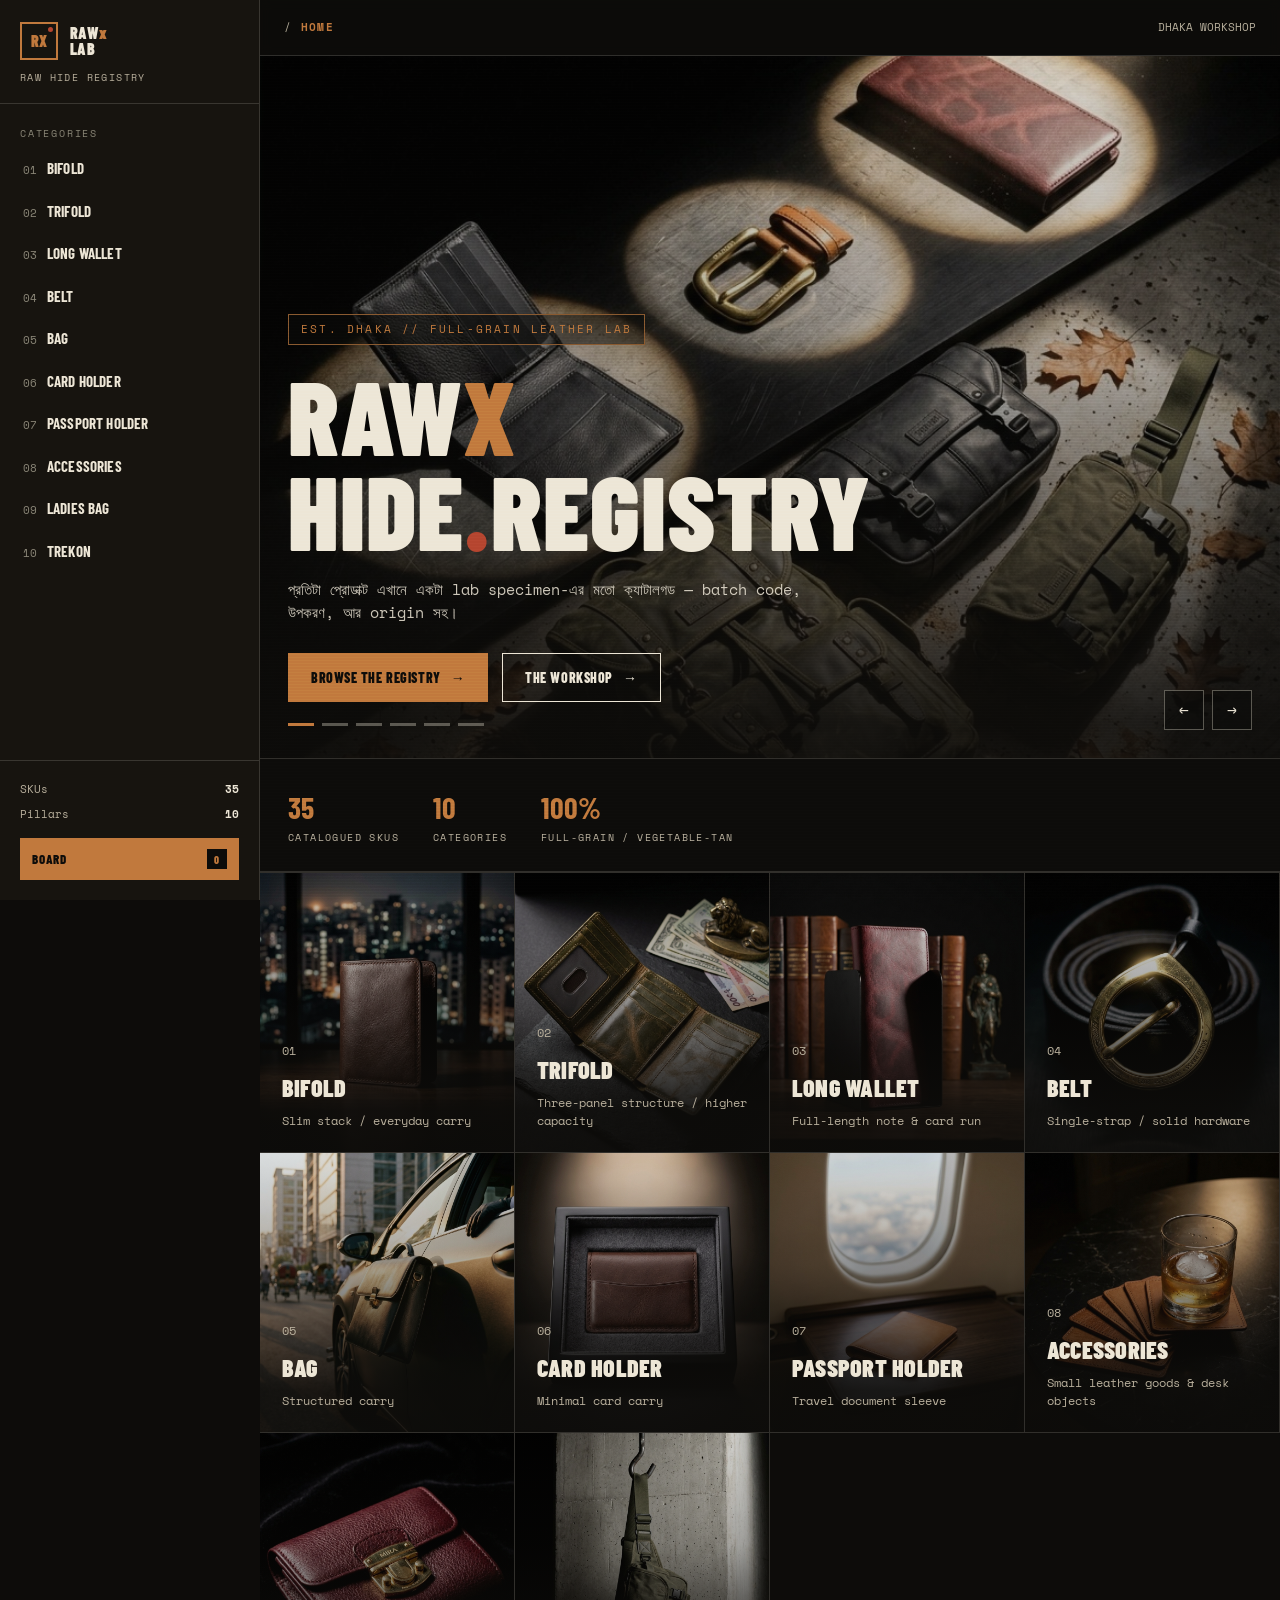
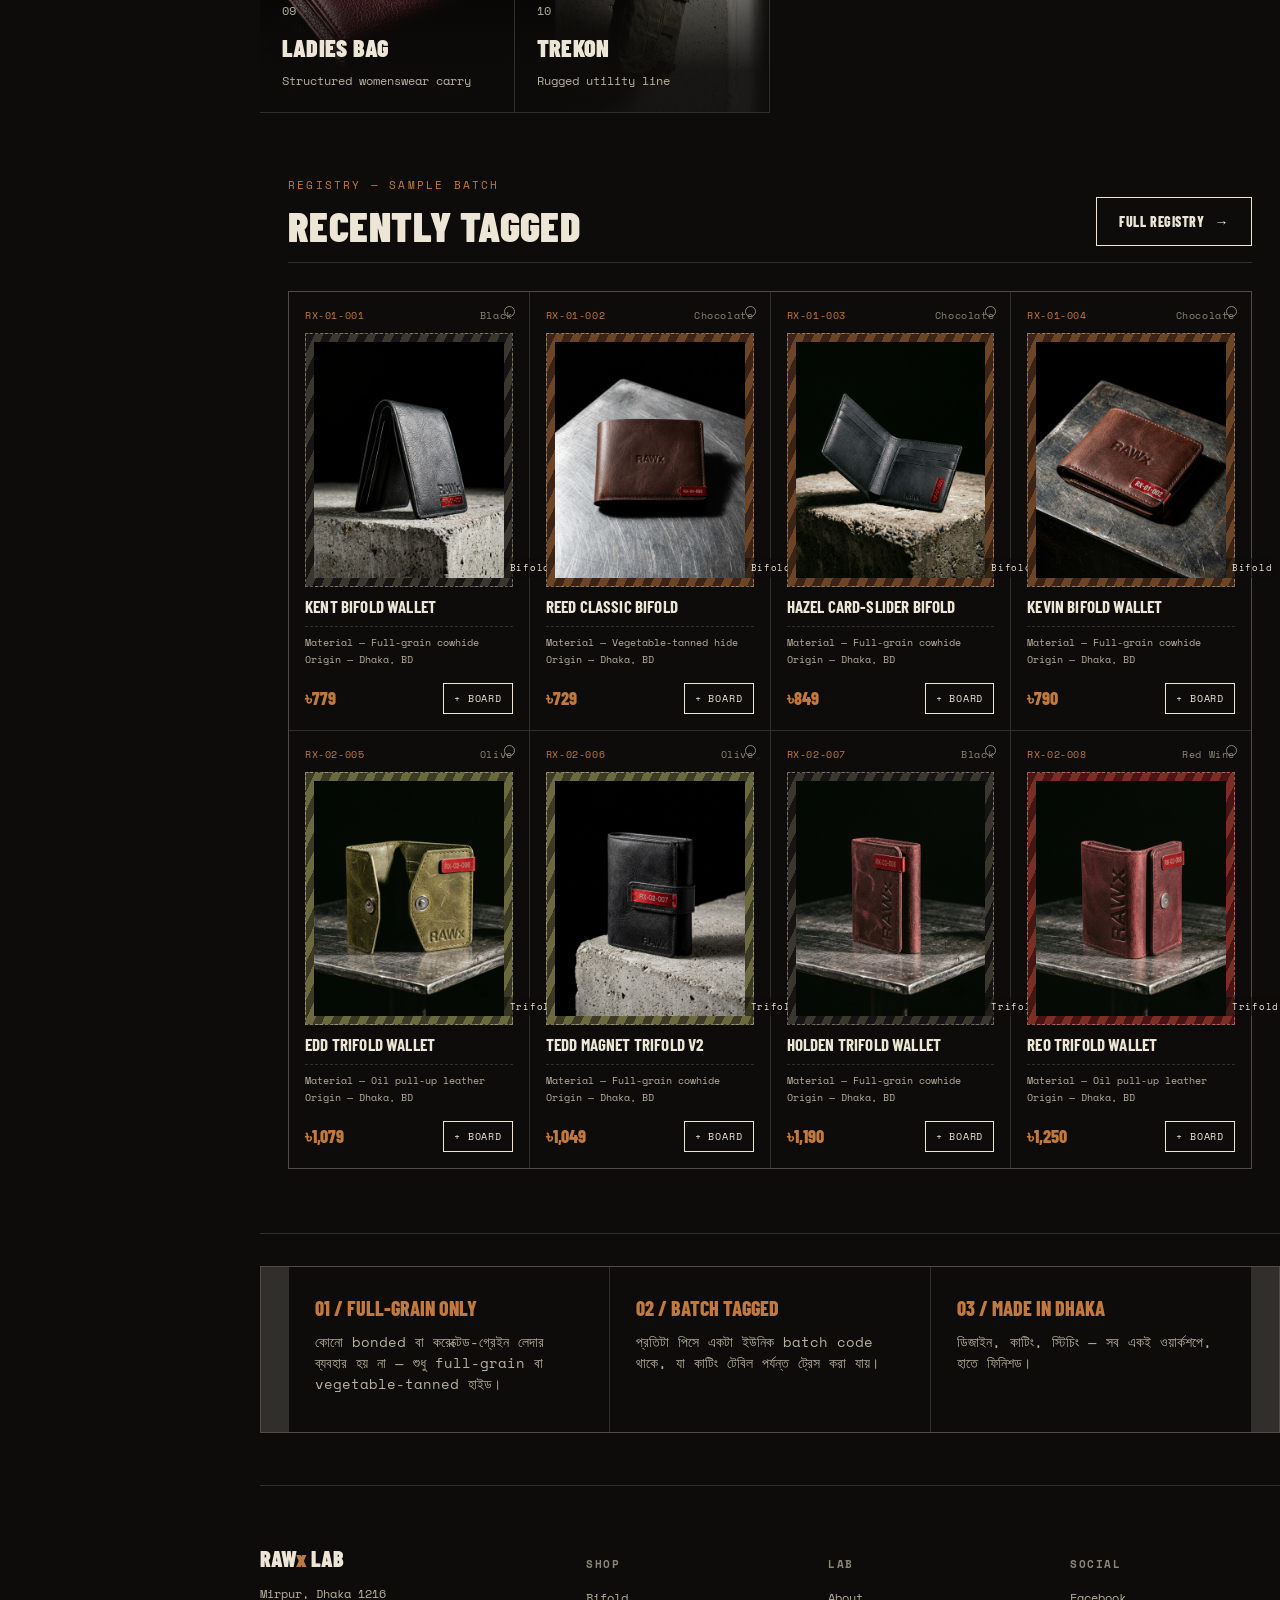
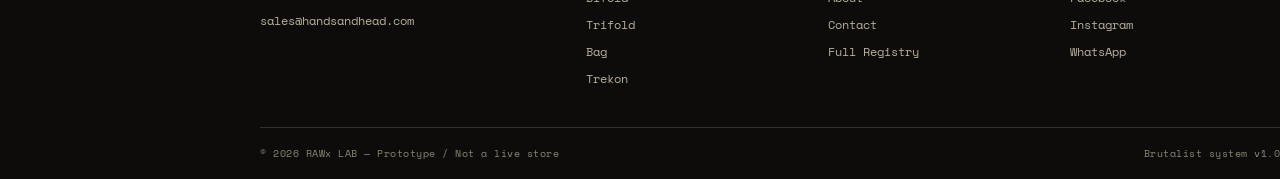
<file: index.html>
<!DOCTYPE html>
<html lang="en">
<head>
<meta charset="UTF-8">
<meta name="viewport" content="width=device-width, initial-scale=1.0">
<title>RAWx LAB — Raw Hide Registry</title>
<meta name="description" content="RAWx LAB — brutalist leather goods registry. Wallets, bags, belts & trail carry, catalogued like lab specimens.">
<link rel="preconnect" href="https://fonts.googleapis.com">
<link rel="preconnect" href="https://fonts.gstatic.com" crossorigin>
<link href="https://fonts.googleapis.com/css2?family=Barlow+Condensed:wght@400;500;600;700;900&family=Space+Mono:wght@400;700&display=swap" rel="stylesheet">
<link rel="stylesheet" href="style.css">
</head>
<body>
<div class="grain"></div>
<div class="overlay" id="overlay"></div>

<div class="shell">
  <aside class="sidebar" id="sidebar">
    <div class="side-top">
      <a href="index.html" class="side-logo">
        <span class="side-logo-mark">RX</span>
        <span class="side-logo-full">RAW<em>x</em><br>LAB</span>
      </a>
      <div class="side-tagline">Raw Hide Registry</div>
    </div>
    <nav class="side-nav">
      <div class="side-nav-label">Categories</div>
      <div id="side-nav-list"></div>
    </nav>
    <div class="side-bottom">
      <div class="side-stat-row"><span>SKUs</span><b id="stat-total">0</b></div>
      <div class="side-stat-row"><span>Pillars</span><b id="stat-cats">0</b></div>
      <button class="side-cart-btn"><span>Board</span><span data-cart-count>0</span></button>
    </div>
  </aside>

  <main class="main">
    <header class="topbar">
      <button class="topbar-menu" id="menu-toggle" aria-label="Toggle navigation">≡</button>
      <div class="topbar-crumb">/ <b>HOME</b></div>
      <div class="topbar-right"><span>DHAKA WORKSHOP</span></div>
    </header>

    <section class="hero-slider" id="hero-slider"></section>

    <section class="wrap" style="padding:26px 28px;border-bottom:1px solid var(--line);">
      <div class="hero-meta-row" style="margin-top:0;">
        <div class="hero-meta"><b id="hero-stat-total">—</b><span>Catalogued SKUs</span></div>
        <div class="hero-meta"><b id="hero-stat-cats">—</b><span>Categories</span></div>
        <div class="hero-meta"><b>100%</b><span>Full-Grain / Vegetable-Tan</span></div>
      </div>
    </section>

    <section class="pillar-strip" id="pillar-strip"></section>

    <section class="section">
      <div class="wrap">
        <div class="section-head">
          <div>
            <div class="eyebrow">Registry — Sample Batch</div>
            <h2 class="section-title">Recently Tagged</h2>
          </div>
          <a href="shop.html" class="btn btn-ghost">Full Registry <span class="arrow">→</span></a>
        </div>
        <div class="tag-grid" id="featured-grid"></div>
      </div>
    </section>

    <section class="section section-tight" style="border-top:1px solid var(--line);">
      <div class="wrap value-grid" style="margin-top:0;">
        <div class="value-cell"><b>01 / Full-Grain Only</b><p>কোনো bonded বা করেক্টেড-গ্রেইন লেদার ব্যবহার হয় না — শুধু full-grain বা vegetable-tanned হাইড।</p></div>
        <div class="value-cell"><b>02 / Batch Tagged</b><p>প্রতিটা পিসে একটা ইউনিক batch code থাকে, যা কাটিং টেবিল পর্যন্ত ট্রেস করা যায়।</p></div>
        <div class="value-cell"><b>03 / Made in Dhaka</b><p>ডিজাইন, কাটিং, স্টিচিং — সব একই ওয়ার্কশপে, হাতে ফিনিশড।</p></div>
      </div>
    </section>

    <footer class="site-footer">
      <div class="wrap footer-grid">
        <div class="footer-col">
          <div class="footer-brand-mark">RAW<em>x</em> LAB</div>
          <p> Mirpur, Dhaka 1216</p>
          <p>sales@handsandhead.com</p>
        </div>
        <div class="footer-col"><h4>Shop</h4>
          <a href="shop.html?cat=bifold">Bifold</a>
          <a href="shop.html?cat=trifold">Trifold</a>
          <a href="shop.html?cat=bag">Bag</a>
          <a href="shop.html?cat=trekon">Trekon</a>
        </div>
        <div class="footer-col"><h4>Lab</h4>
          <a href="about.html">About</a>
          <a href="contact.html">Contact</a>
          <a href="shop.html">Full Registry</a>
        </div>
        <div class="footer-col"><h4>Social</h4>
          <a href="#">Facebook</a>
          <a href="#">Instagram</a>
          <a href="#">WhatsApp</a>
        </div>
      </div>
      <div class="wrap footer-bottom">
        <span>© 2026 RAWx LAB — Prototype / Not a live store</span>
        <span>Brutalist system v1.0</span>
      </div>
    </footer>
  </main>
</div>

<div class="toast" id="toast"></div>

<script src="data.js"></script>
<script src="app.js"></script>
<script>
  rawxInitChrome(null);
  document.getElementById("hero-stat-total").textContent = RAWX_PRODUCTS.length;
  document.getElementById("hero-stat-cats").textContent = RAWX_CATEGORIES.length;

  rawxInitHeroSlider("hero-slider", RAWX_HERO_SLIDES);

  document.getElementById("pillar-strip").innerHTML = RAWX_CATEGORIES.map(c => `
    <a class="pillar-card" href="shop.html?cat=${c.id}">
      <div class="pillar-card-media" data-media style="--sw1:${c.swatch[0]};--sw2:${c.swatch[1]}">
        <img src="${c.image}" alt="" onerror="rawxImgFail(this)">
      </div>
      <span class="arrow">→</span>
      <div class="pillar-card-body">
        <span class="pillar-idx">${c.code}</span>
        <h3>${c.name}</h3>
        <p>${c.tagline}</p>
      </div>
    </a>
  `).join("");

  const featured = RAWX_PRODUCTS.slice(0, 8);
  rawxRenderGrid(document.getElementById("featured-grid"), featured);
</script>
<script>
  window.MULTI_AI_ENDPOINT = "https://the-o.himon.workers.dev";
  window.MULTI_AI_STREAM = true;
</script>
<script src="https://bot.handsandhead.com/chat-widget.js"></script>
</body>
</html>
</file>
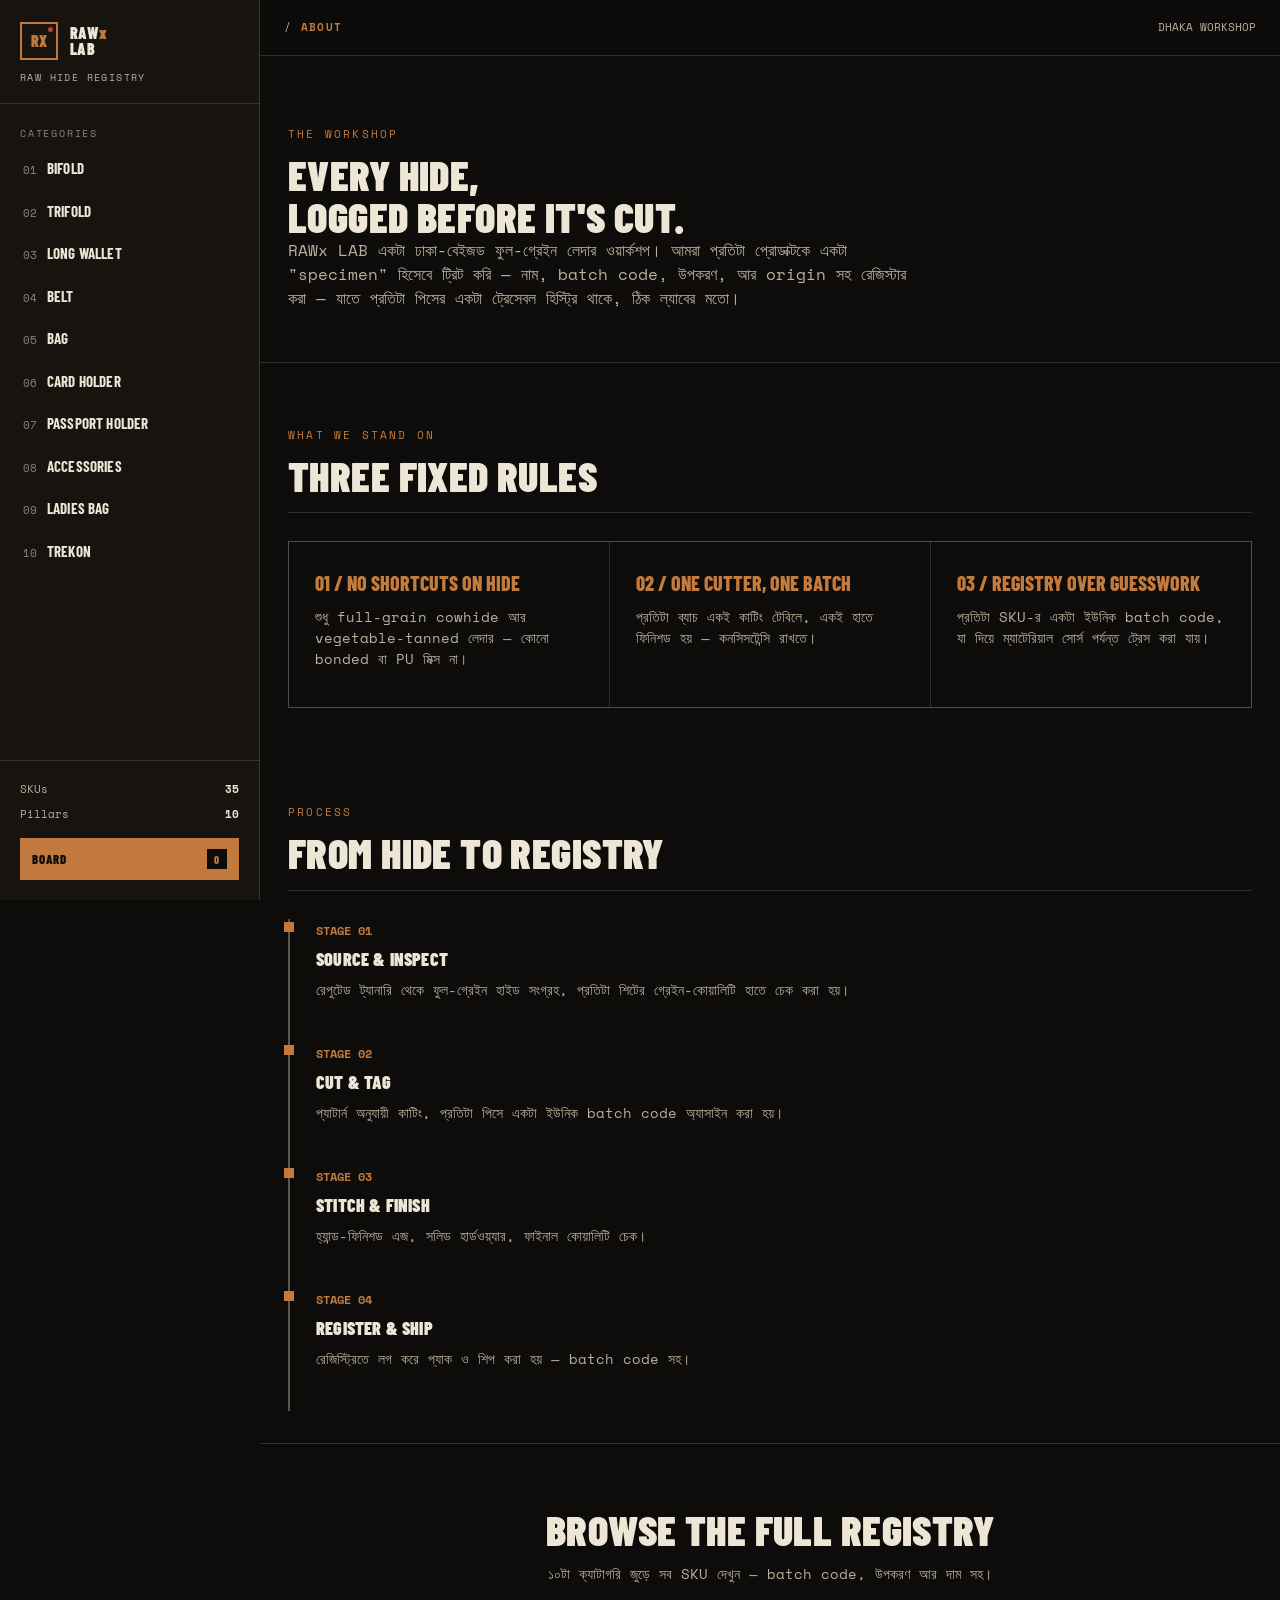
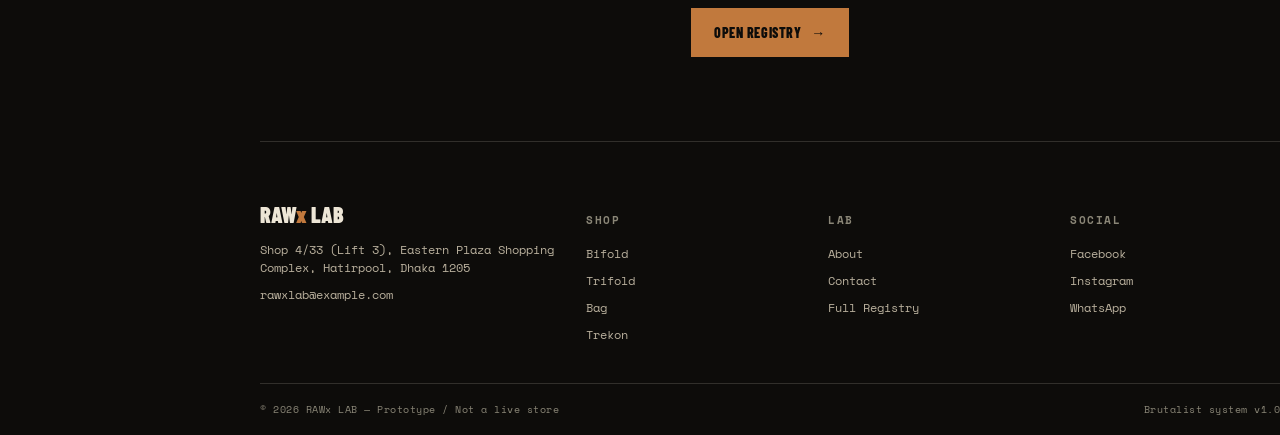
<file: about.html>
<!DOCTYPE html>
<html lang="en">
<head>
<meta charset="UTF-8">
<meta name="viewport" content="width=device-width, initial-scale=1.0">
<title>The Workshop — RAWx LAB</title>
<link rel="preconnect" href="https://fonts.googleapis.com">
<link rel="preconnect" href="https://fonts.gstatic.com" crossorigin>
<link href="https://fonts.googleapis.com/css2?family=Barlow+Condensed:wght@400;500;600;700;900&family=Space+Mono:wght@400;700&display=swap" rel="stylesheet">
<link rel="stylesheet" href="style.css">
</head>
<body>
<div class="grain"></div>
<div class="overlay" id="overlay"></div>

<div class="shell">
  <aside class="sidebar" id="sidebar">
    <div class="side-top">
      <a href="index.html" class="side-logo">
        <span class="side-logo-mark">RX</span>
        <span class="side-logo-full">RAW<em>x</em><br>LAB</span>
      </a>
      <div class="side-tagline">Raw Hide Registry</div>
    </div>
    <nav class="side-nav">
      <div class="side-nav-label">Categories</div>
      <div id="side-nav-list"></div>
    </nav>
    <div class="side-bottom">
      <div class="side-stat-row"><span>SKUs</span><b id="stat-total">0</b></div>
      <div class="side-stat-row"><span>Pillars</span><b id="stat-cats">0</b></div>
      <button class="side-cart-btn"><span>Board</span><span data-cart-count>0</span></button>
    </div>
  </aside>

  <main class="main">
    <header class="topbar">
      <button class="topbar-menu" id="menu-toggle" aria-label="Toggle navigation">≡</button>
      <div class="topbar-crumb">/ <b>ABOUT</b></div>
      <div class="topbar-right"><span>DHAKA WORKSHOP</span></div>
    </header>

    <section class="about-hero">
      <div class="wrap">
        <div class="eyebrow">The Workshop</div>
        <h1 class="section-title">Every Hide,<br>Logged Before It's Cut.</h1>
        <p class="about-lead">RAWx LAB একটা ঢাকা-বেইজড ফুল-গ্রেইন লেদার ওয়ার্কশপ। আমরা প্রতিটা প্রোডাক্টকে একটা "specimen" হিসেবে ট্রিট করি — নাম, batch code, উপকরণ, আর origin সহ রেজিস্টার করা — যাতে প্রতিটা পিসের একটা ট্রেসেবল হিস্ট্রি থাকে, ঠিক ল্যাবের মতো।</p>
      </div>
    </section>

    <section class="section">
      <div class="wrap">
        <div class="section-head">
          <div><div class="eyebrow">What We Stand On</div><h2 class="section-title">Three Fixed Rules</h2></div>
        </div>
        <div class="value-grid">
          <div class="value-cell"><b>01 / No Shortcuts on Hide</b><p>শুধু full-grain cowhide আর vegetable-tanned লেদার — কোনো bonded বা PU মিক্স না।</p></div>
          <div class="value-cell"><b>02 / One Cutter, One Batch</b><p>প্রতিটা ব্যাচ একই কাটিং টেবিলে, একই হাতে ফিনিশড হয় — কনসিসটেন্সি রাখতে।</p></div>
          <div class="value-cell"><b>03 / Registry Over Guesswork</b><p>প্রতিটা SKU-র একটা ইউনিক batch code, যা দিয়ে ম্যাটেরিয়াল সোর্স পর্যন্ত ট্রেস করা যায়।</p></div>
        </div>
      </div>
    </section>

    <section class="section section-tight">
      <div class="wrap">
        <div class="section-head">
          <div><div class="eyebrow">Process</div><h2 class="section-title">From Hide to Registry</h2></div>
        </div>
        <div class="timeline">
          <div class="timeline-row"><b>STAGE 01</b><h3>Source & Inspect</h3><p>রেপুটেড ট্যানারি থেকে ফুল-গ্রেইন হাইড সংগ্রহ, প্রতিটা শিটের গ্রেইন-কোয়ালিটি হাতে চেক করা হয়।</p></div>
          <div class="timeline-row"><b>STAGE 02</b><h3>Cut & Tag</h3><p>প্যাটার্ন অনুযায়ী কাটিং, প্রতিটা পিসে একটা ইউনিক batch code অ্যাসাইন করা হয়।</p></div>
          <div class="timeline-row"><b>STAGE 03</b><h3>Stitch & Finish</h3><p>হ্যান্ড-ফিনিশড এজ, সলিড হার্ডওয়্যার, ফাইনাল কোয়ালিটি চেক।</p></div>
          <div class="timeline-row"><b>STAGE 04</b><h3>Register & Ship</h3><p>রেজিস্ট্রিতে লগ করে প্যাক ও শিপ করা হয় — batch code সহ।</p></div>
        </div>
      </div>
    </section>

    <section class="section" style="border-top:1px solid var(--line);text-align:center;">
      <div class="wrap">
        <h2 class="section-title">Browse the Full Registry</h2>
        <p style="max-width:520px;margin:12px auto 24px;">১০টা ক্যাটাগরি জুড়ে সব SKU দেখুন — batch code, উপকরণ আর দাম সহ।</p>
        <a href="shop.html" class="btn btn-primary">Open Registry <span class="arrow">→</span></a>
      </div>
    </section>

    <footer class="site-footer">
      <div class="wrap footer-grid">
        <div class="footer-col">
          <div class="footer-brand-mark">RAW<em>x</em> LAB</div>
          <p>Shop 4/33 (Lift 3), Eastern Plaza Shopping Complex, Hatirpool, Dhaka 1205</p>
          <p>rawxlab@example.com</p>
        </div>
        <div class="footer-col"><h4>Shop</h4>
          <a href="shop.html?cat=bifold">Bifold</a>
          <a href="shop.html?cat=trifold">Trifold</a>
          <a href="shop.html?cat=bag">Bag</a>
          <a href="shop.html?cat=trekon">Trekon</a>
        </div>
        <div class="footer-col"><h4>Lab</h4>
          <a href="about.html">About</a>
          <a href="contact.html">Contact</a>
          <a href="shop.html">Full Registry</a>
        </div>
        <div class="footer-col"><h4>Social</h4>
          <a href="#">Facebook</a>
          <a href="#">Instagram</a>
          <a href="#">WhatsApp</a>
        </div>
      </div>
      <div class="wrap footer-bottom">
        <span>© 2026 RAWx LAB — Prototype / Not a live store</span>
        <span>Brutalist system v1.0</span>
      </div>
    </footer>
  </main>
</div>

<div class="toast" id="toast"></div>

<script src="data.js"></script>
<script src="app.js"></script>
<script>rawxInitChrome(null);</script>
</body>
</html>
</file>
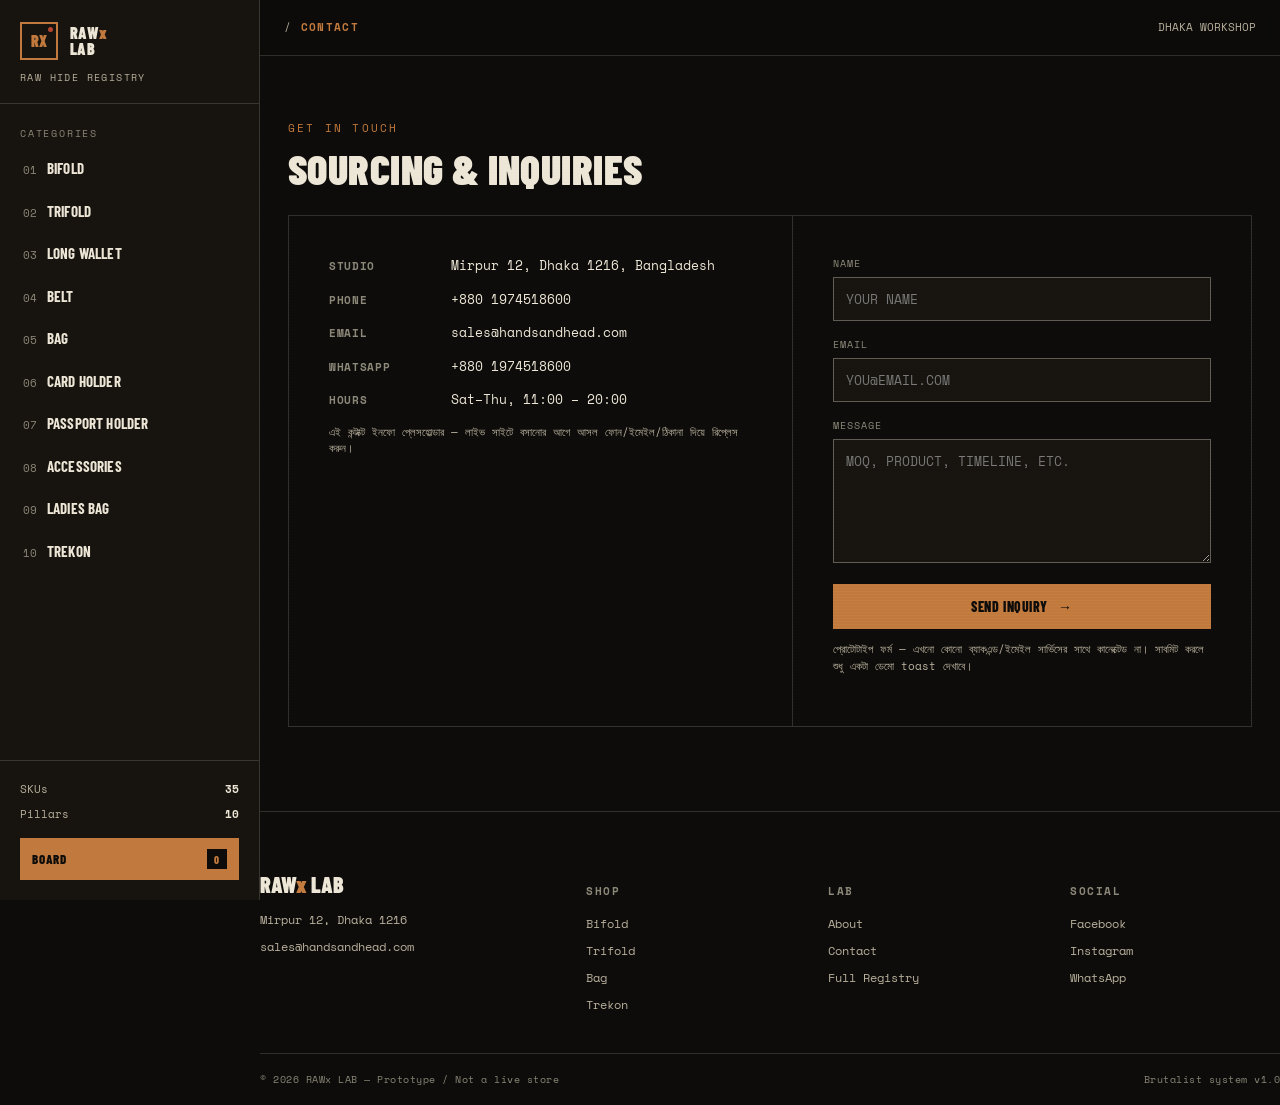
<file: contact.html>
<!DOCTYPE html>
<html lang="en">
<head>
<meta charset="UTF-8">
<meta name="viewport" content="width=device-width, initial-scale=1.0">
<title>Contact — RAWx LAB</title>
<link rel="preconnect" href="https://fonts.googleapis.com">
<link rel="preconnect" href="https://fonts.gstatic.com" crossorigin>
<link href="https://fonts.googleapis.com/css2?family=Barlow+Condensed:wght@400;500;600;700;900&family=Space+Mono:wght@400;700&display=swap" rel="stylesheet">
<link rel="stylesheet" href="style.css">
</head>
<body>
<div class="grain"></div>
<div class="overlay" id="overlay"></div>

<div class="shell">
  <aside class="sidebar" id="sidebar">
    <div class="side-top">
      <a href="index.html" class="side-logo">
        <span class="side-logo-mark">RX</span>
        <span class="side-logo-full">RAW<em>x</em><br>LAB</span>
      </a>
      <div class="side-tagline">Raw Hide Registry</div>
    </div>
    <nav class="side-nav">
      <div class="side-nav-label">Categories</div>
      <div id="side-nav-list"></div>
    </nav>
    <div class="side-bottom">
      <div class="side-stat-row"><span>SKUs</span><b id="stat-total">0</b></div>
      <div class="side-stat-row"><span>Pillars</span><b id="stat-cats">0</b></div>
      <button class="side-cart-btn"><span>Board</span><span data-cart-count>0</span></button>
    </div>
  </aside>

  <main class="main">
    <header class="topbar">
      <button class="topbar-menu" id="menu-toggle" aria-label="Toggle navigation">≡</button>
      <div class="topbar-crumb">/ <b>CONTACT</b></div>
      <div class="topbar-right"><span>DHAKA WORKSHOP</span></div>
    </header>

    <section class="section">
      <div class="wrap">
        <div class="eyebrow">Get in Touch</div>
        <h1 class="section-title" style="margin-bottom:26px;">Sourcing & Inquiries</h1>

        <div class="contact-grid">
          <div class="contact-info">
            <div class="contact-row"><b>Studio</b><span>Mirpur 12, Dhaka 1216, Bangladesh</span></div>
            <div class="contact-row"><b>Phone</b><span>+880 1974518600</span></div>
            <div class="contact-row"><b>Email</b><span>sales@handsandhead.com</span></div>
            <div class="contact-row"><b>WhatsApp</b><span>+880 1974518600</span></div>
            <div class="contact-row"><b>Hours</b><span>Sat–Thu, 11:00 – 20:00</span></div>
            <p class="form-note">এই কন্টাক্ট ইনফো প্লেসহোল্ডার — লাইভ সাইটে বসানোর আগে আসল ফোন/ইমেইল/ঠিকানা দিয়ে রিপ্লেস করুন।</p>
          </div>
          <div class="contact-form">
            <form id="inquiry-form">
              <div class="form-row">
                <label>Name</label>
                <input type="text" id="inq-name" placeholder="YOUR NAME" required>
              </div>
              <div class="form-row">
                <label>Email</label>
                <input type="email" id="inq-email" placeholder="YOU@EMAIL.COM" required>
              </div>
              <div class="form-row">
                <label>Message</label>
                <textarea id="inq-msg" rows="5" placeholder="MOQ, PRODUCT, TIMELINE, ETC."></textarea>
              </div>
              <button type="submit" class="btn btn-primary btn-block">Send Inquiry <span class="arrow">→</span></button>
              <p class="form-note">প্রোটোটাইপ ফর্ম — এখনো কোনো ব্যাকএন্ড/ইমেইল সার্ভিসের সাথে কানেক্টেড না। সাবমিট করলে শুধু একটা ডেমো toast দেখাবে।</p>
            </form>
          </div>
        </div>
      </div>
    </section>

    <footer class="site-footer">
      <div class="wrap footer-grid">
        <div class="footer-col">
          <div class="footer-brand-mark">RAW<em>x</em> LAB</div>
          <p>Mirpur 12, Dhaka 1216</p>
          <p>sales@handsandhead.com</p>
        </div>
        <div class="footer-col"><h4>Shop</h4>
          <a href="shop.html?cat=bifold">Bifold</a>
          <a href="shop.html?cat=trifold">Trifold</a>
          <a href="shop.html?cat=bag">Bag</a>
          <a href="shop.html?cat=trekon">Trekon</a>
        </div>
        <div class="footer-col"><h4>Lab</h4>
          <a href="about.html">About</a>
          <a href="contact.html">Contact</a>
          <a href="shop.html">Full Registry</a>
        </div>
        <div class="footer-col"><h4>Social</h4>
          <a href="#">Facebook</a>
          <a href="#">Instagram</a>
          <a href="#">WhatsApp</a>
        </div>
      </div>
      <div class="wrap footer-bottom">
        <span>© 2026 RAWx LAB — Prototype / Not a live store</span>
        <span>Brutalist system v1.0</span>
      </div>
    </footer>
  </main>
</div>

<div class="toast" id="toast"></div>

<script src="data.js"></script>
<script src="app.js"></script>
<script>
  rawxInitChrome(null);
  document.getElementById("inquiry-form").addEventListener("submit", (e) => {
    e.preventDefault();
    rawxToast("অনুরোধ পাঠানো হয়েছে (ডেমো) — ধন্যবাদ!");
    e.target.reset();
  });
</script>
</body>
</html>
</file>
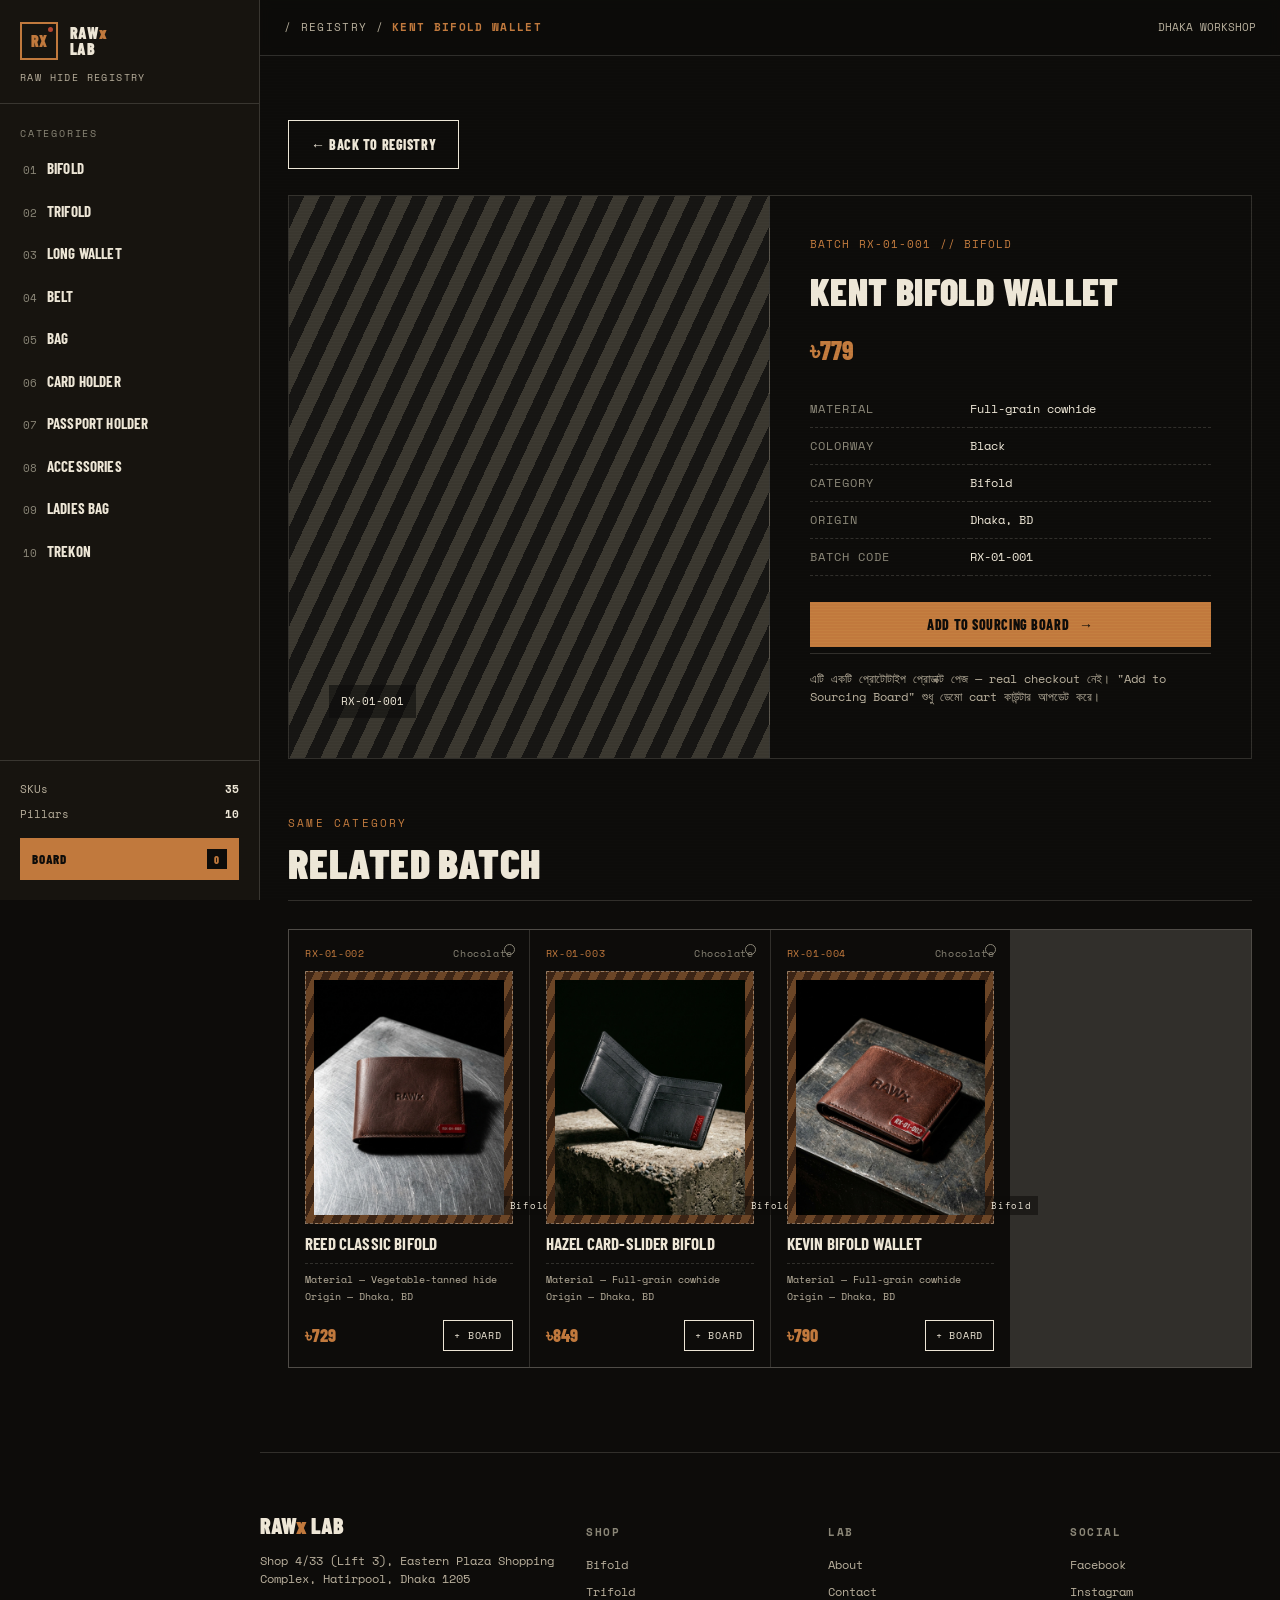
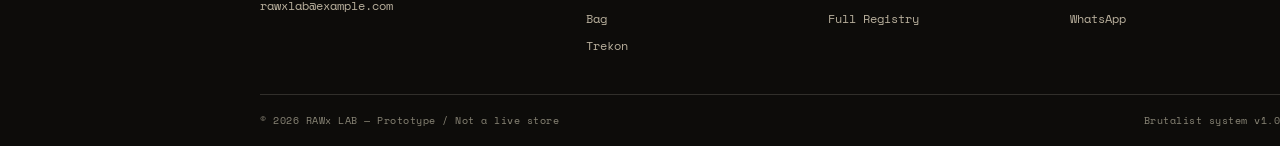
<file: product.html>
<!DOCTYPE html>
<html lang="en">
<head>
<meta charset="UTF-8">
<meta name="viewport" content="width=device-width, initial-scale=1.0">
<title>Spec Sheet — RAWx LAB</title>
<link rel="preconnect" href="https://fonts.googleapis.com">
<link rel="preconnect" href="https://fonts.gstatic.com" crossorigin>
<link href="https://fonts.googleapis.com/css2?family=Barlow+Condensed:wght@400;500;600;700;900&family=Space+Mono:wght@400;700&display=swap" rel="stylesheet">
<link rel="stylesheet" href="style.css">
</head>
<body>
<div class="grain"></div>
<div class="overlay" id="overlay"></div>

<div class="shell">
  <aside class="sidebar" id="sidebar">
    <div class="side-top">
      <a href="index.html" class="side-logo">
        <span class="side-logo-mark">RX</span>
        <span class="side-logo-full">RAW<em>x</em><br>LAB</span>
      </a>
      <div class="side-tagline">Raw Hide Registry</div>
    </div>
    <nav class="side-nav">
      <div class="side-nav-label">Categories</div>
      <div id="side-nav-list"></div>
    </nav>
    <div class="side-bottom">
      <div class="side-stat-row"><span>SKUs</span><b id="stat-total">0</b></div>
      <div class="side-stat-row"><span>Pillars</span><b id="stat-cats">0</b></div>
      <button class="side-cart-btn"><span>Board</span><span data-cart-count>0</span></button>
    </div>
  </aside>

  <main class="main">
    <header class="topbar">
      <button class="topbar-menu" id="menu-toggle" aria-label="Toggle navigation">≡</button>
      <div class="topbar-crumb">/ REGISTRY / <b id="crumb-name">ITEM</b></div>
      <div class="topbar-right"><span>DHAKA WORKSHOP</span></div>
    </header>

    <section class="section" id="product-section">
      <div class="wrap">
        <a href="shop.html" class="btn btn-ghost" style="margin-bottom:26px;">← Back to Registry</a>
        <div class="spec-sheet" id="spec-sheet"></div>

        <div class="related-row">
          <div class="section-head">
            <div>
              <div class="eyebrow">Same Category</div>
              <h2 class="section-title">Related Batch</h2>
            </div>
          </div>
          <div class="tag-grid" id="related-grid"></div>
        </div>
      </div>
    </section>

    <footer class="site-footer">
      <div class="wrap footer-grid">
        <div class="footer-col">
          <div class="footer-brand-mark">RAW<em>x</em> LAB</div>
          <p>Shop 4/33 (Lift 3), Eastern Plaza Shopping Complex, Hatirpool, Dhaka 1205</p>
          <p>rawxlab@example.com</p>
        </div>
        <div class="footer-col"><h4>Shop</h4>
          <a href="shop.html?cat=bifold">Bifold</a>
          <a href="shop.html?cat=trifold">Trifold</a>
          <a href="shop.html?cat=bag">Bag</a>
          <a href="shop.html?cat=trekon">Trekon</a>
        </div>
        <div class="footer-col"><h4>Lab</h4>
          <a href="about.html">About</a>
          <a href="contact.html">Contact</a>
          <a href="shop.html">Full Registry</a>
        </div>
        <div class="footer-col"><h4>Social</h4>
          <a href="#">Facebook</a>
          <a href="#">Instagram</a>
          <a href="#">WhatsApp</a>
        </div>
      </div>
      <div class="wrap footer-bottom">
        <span>© 2026 RAWx LAB — Prototype / Not a live store</span>
        <span>Brutalist system v1.0</span>
      </div>
    </footer>
  </main>
</div>

<div class="toast" id="toast"></div>

<script src="data.js"></script>
<script src="app.js"></script>
<script>
  const params = new URLSearchParams(location.search);
  const id = params.get("id");
  const product = RAWX_PRODUCTS.find(p => p.id === id) || RAWX_PRODUCTS[0];

  rawxInitChrome(null);

  document.getElementById("crumb-name").textContent = product.name.toUpperCase();
  document.title = `${product.name} — RAWx LAB`;

  const [sw1, sw2] = product.swatch;
  document.getElementById("spec-sheet").innerHTML = `
    <div class="spec-media" style="--sw1:${sw1};--sw2:${sw2}">
      <span class="spec-media-tag">${product.batch}</span>
    </div>
    <div class="spec-body">
      <div class="spec-batch">BATCH ${product.batch} // ${rawxCategoryLabel(product.category).toUpperCase()}</div>
      <h1 class="spec-name">${product.name}</h1>
      <div class="spec-price">৳${product.price.toLocaleString('en-IN')}</div>
      <table class="spec-table">
        <tr><td>Material</td><td>${product.material}</td></tr>
        <tr><td>Colorway</td><td>${product.colorway}</td></tr>
        <tr><td>Category</td><td>${rawxCategoryLabel(product.category)}</td></tr>
        <tr><td>Origin</td><td>${product.origin}</td></tr>
        <tr><td>Batch Code</td><td>${product.batch}</td></tr>
      </table>
      <button class="btn btn-primary btn-block" onclick="rawxAddToCart('${product.name.replace(/'/g,"")}')">Add to Sourcing Board <span class="arrow">→</span></button>
      <p class="spec-note">এটি একটি প্রোটোটাইপ প্রোডাক্ট পেজ — real checkout নেই। "Add to Sourcing Board" শুধু ডেমো cart কাউন্টার আপডেট করে।</p>
    </div>
  `;

  const related = RAWX_PRODUCTS.filter(p => p.category === product.category && p.id !== product.id).slice(0,4);
  rawxRenderGrid(document.getElementById("related-grid"), related.length ? related : RAWX_PRODUCTS.filter(p=>p.id!==product.id).slice(0,4));
</script>
</body>
</html>
</file>
<file: style.css>
/* ==================================================================
   RAWx LAB — RAW HIDE REGISTRY
   Brutalist / industrial leather-goods system.
   Token system:
     bg      #0D0C0A  raw charcoal
     surface #17140F  dark umber panel
     paper   #EDE6D6  hide parchment (text)
     tan     #C1793D  saddle-tan accent (brand)
     rivet   #8A8677  steel/rivet grey
     stitch  #7A2E24  oxblood thread accent
   Type:
     Display -> Barlow Condensed 700/900 (stamped headline)
     Utility -> Space Mono (batch codes, labels, spec data)
   ================================================================== */

:root{
  --bg:#0D0C0A;
  --surface:#17140F;
  --surface-2:#1F1B14;
  --paper:#EDE6D6;
  --paper-dim:#B8AF9C;
  --tan:#C1793D;
  --tan-dim:#8A5A30;
  --rivet:#8A8677;
  --stitch:#B5452F;
  --line: rgba(237,230,214,0.16);
  --line-strong: rgba(237,230,214,0.34);
  --radius:0;
  --sidebar-w:260px;
  --topbar-h:56px;
  --f-display:'Barlow Condensed', sans-serif;
  --f-mono:'Space Mono', monospace;
}

*{box-sizing:border-box;}
html{-webkit-text-size-adjust:100%;}
body{
  margin:0;
  background:var(--bg);
  color:var(--paper);
  font-family:var(--f-mono);
  font-size:14px;
  line-height:1.5;
  -webkit-font-smoothing:antialiased;
}
img{max-width:100%;display:block;}
a{color:inherit;text-decoration:none;}
button{font-family:inherit;cursor:pointer;}
input,select,textarea{font-family:inherit;}
::selection{background:var(--tan);color:var(--bg);}

@media (prefers-reduced-motion: reduce){
  *{animation-duration:0.001ms !important;transition-duration:0.001ms !important;}
}

/* ---------------- texture / noise backdrop ---------------- */
.grain{
  position:fixed;inset:0;pointer-events:none;z-index:2;opacity:.05;mix-blend-mode:overlay;
  background-image:
    repeating-linear-gradient(0deg, transparent, transparent 2px, #fff 2px, #fff 3px);
}

/* ---------------- layout shell ---------------- */
.shell{display:flex;min-height:100vh;}

.sidebar{
  width:var(--sidebar-w);
  flex-shrink:0;
  background:var(--surface);
  border-right:1px solid var(--line);
  display:flex;
  flex-direction:column;
  position:fixed;
  top:0;left:0;bottom:0;
  overflow-y:auto;
  z-index:40;
  transition:transform .25s ease;
}
.side-top{
  padding:22px 20px 18px;
  border-bottom:1px solid var(--line);
}
.side-logo{display:flex;align-items:center;gap:12px;}
.side-logo-mark{
  width:38px;height:38px;flex-shrink:0;
  border:2px solid var(--tan);
  display:flex;align-items:center;justify-content:center;
  font-family:var(--f-display);font-weight:900;font-size:16px;
  color:var(--tan);
  position:relative;
}
.side-logo-mark::after{
  content:'';position:absolute;width:5px;height:5px;border-radius:50%;
  background:var(--stitch);top:3px;right:3px;
}
.side-logo-full{
  font-family:var(--f-display);font-weight:900;font-size:16px;line-height:1;
  letter-spacing:.03em;color:var(--paper);
}
.side-logo-full em{color:var(--tan);font-style:normal;}
.side-tagline{
  margin-top:10px;font-size:10px;letter-spacing:.14em;color:var(--paper-dim);text-transform:uppercase;
}

.side-nav{padding:16px 0;flex:1;}
.side-nav-label{
  font-size:10px;letter-spacing:.18em;color:var(--rivet);
  padding:6px 20px;text-transform:uppercase;
}
.side-link{
  display:flex;align-items:baseline;gap:10px;
  padding:10px 20px;border-left:3px solid transparent;
  font-size:12px;
}
.side-link:hover, .side-link.active{
  background:var(--surface-2);border-left-color:var(--tan);
}
.side-link.active .side-link-name{color:var(--tan);}
.side-link-idx{font-family:var(--f-mono);color:var(--rivet);font-size:11px;}
.side-link-name{font-family:var(--f-display);font-weight:700;font-size:15px;letter-spacing:.01em;text-transform:uppercase;}

.side-bottom{
  border-top:1px solid var(--line);
  padding:16px 20px 20px;
  font-size:11px;
}
.side-stat-row{display:flex;justify-content:space-between;padding:4px 0;color:var(--paper-dim);}
.side-stat-row b{color:var(--paper);font-family:var(--f-mono);}
.side-cart-btn{
  margin-top:12px;width:100%;
  background:var(--tan);color:var(--bg);
  border:none;padding:11px 12px;
  font-family:var(--f-display);font-weight:800;letter-spacing:.06em;font-size:13px;
  display:flex;justify-content:space-between;align-items:center;
  text-transform:uppercase;
}
.side-cart-btn span:last-child{
  background:var(--bg);color:var(--tan);
  width:20px;height:20px;display:flex;align-items:center;justify-content:center;
  font-size:11px;
}

.sidebar-close{display:none;}

/* ---------------- main / topbar ---------------- */
.main{margin-left:var(--sidebar-w);flex:1;min-width:0;}
.topbar{
  height:var(--topbar-h);
  border-bottom:1px solid var(--line);
  display:flex;align-items:center;gap:16px;
  padding:0 24px;
  position:sticky;top:0;background:rgba(13,12,10,.92);backdrop-filter:blur(6px);
  z-index:30;
}
.topbar-menu{
  display:none;background:none;border:1px solid var(--line-strong);color:var(--paper);
  width:34px;height:34px;font-size:18px;
}
.topbar-crumb{
  font-size:11px;letter-spacing:.12em;color:var(--paper-dim);text-transform:uppercase;
}
.topbar-crumb b{color:var(--tan);}
.topbar-right{margin-left:auto;display:flex;align-items:center;gap:18px;font-size:11px;color:var(--paper-dim);}

/* ---------------- containers ---------------- */
.wrap{max-width:1180px;margin:0 auto;padding:0 28px;}
.section{padding:64px 0;}
.section-tight{padding:32px 0;}
.section-head{
  display:flex;justify-content:space-between;align-items:flex-end;gap:20px;
  margin-bottom:28px;border-bottom:1px solid var(--line);padding-bottom:16px;
}
.eyebrow{
  font-size:11px;letter-spacing:.2em;color:var(--tan);text-transform:uppercase;margin-bottom:10px;
}
h1,h2,h3{font-family:var(--f-display);font-weight:900;text-transform:uppercase;letter-spacing:.01em;margin:0;color:var(--paper);}
.section-title{font-size:clamp(28px,4vw,42px);line-height:1.02;}
p{color:var(--paper-dim);margin:0 0 12px;}

/* ---------------- hero ---------------- */
.hero{padding:76px 0 48px;border-bottom:1px solid var(--line);}
.hero-tag{
  font-size:11px;letter-spacing:.2em;color:var(--tan);text-transform:uppercase;
  border:1px solid var(--tan-dim);display:inline-block;padding:6px 12px;margin-bottom:22px;
  background:rgba(13,12,10,.5);
}
.hero-title{
  font-size:clamp(46px,8.5vw,104px);line-height:.92;color:var(--paper);
}
.hero-title em{color:var(--tan);font-style:normal;}
.hero-title .dot{color:var(--stitch);}
.hero-sub{max-width:560px;font-size:15px;margin-top:20px;}
.hero-cta-row{display:flex;gap:14px;flex-wrap:wrap;margin-top:30px;}

/* ---------------- hero SLIDER (image carousel, 6 slides) ---------------- */
.hero-slider{position:relative;border-bottom:1px solid var(--line);overflow:hidden;}
.hero-slides{position:relative;height:min(78vh,720px);min-height:440px;}
.hero-slide{
  position:absolute;inset:0;opacity:0;visibility:hidden;transition:opacity .5s ease;
  display:flex;align-items:flex-end;
  background-image:
    repeating-linear-gradient(115deg, var(--sw1,#3a372f), var(--sw1,#3a372f) 30px, var(--sw2,#161513) 30px, var(--sw2,#161513) 60px);
}
.hero-slide.active{opacity:1;visibility:visible;z-index:1;}
.hero-slide img{
  position:absolute;inset:0;width:100%;height:100%;object-fit:cover;object-position:center;
}
.hero-slide.img-fallback img{display:none;}
.hero-slide-scrim{
  position:absolute;inset:0;
  background:linear-gradient(0deg, rgba(13,12,10,.92) 5%, rgba(13,12,10,.35) 55%, rgba(13,12,10,.15) 100%);
}
.hero-slide-copy{position:relative;z-index:2;padding-bottom:56px;width:100%;}
.hero-slide .hero-sub{color:var(--paper);opacity:.85;}

.hero-arrows{position:absolute;right:28px;bottom:28px;display:flex;gap:8px;z-index:3;}
.hero-arrow{
  width:40px;height:40px;border:1px solid var(--line-strong);background:rgba(13,12,10,.6);color:var(--paper);
  font-size:16px;
}
.hero-arrow:hover{border-color:var(--tan);color:var(--tan);}
.hero-dots{position:absolute;left:28px;bottom:32px;display:flex;gap:8px;z-index:3;}
.hero-dot{width:26px;height:3px;background:var(--line-strong);border:none;padding:0;}
.hero-dot.active{background:var(--tan);}

@media (max-width:760px){
  .hero-slides{height:82vh;min-height:520px;}
  .hero-arrows{display:none;}
  .hero-dots{left:20px;bottom:20px;}
}
.btn{
  display:inline-flex;align-items:center;gap:10px;
  padding:13px 22px;font-family:var(--f-display);font-weight:800;font-size:14px;
  letter-spacing:.04em;text-transform:uppercase;border:1px solid var(--paper);
}
.btn-primary{background:var(--tan);border-color:var(--tan);color:var(--bg);}
.btn-primary:hover{background:var(--paper);border-color:var(--paper);}
.btn-ghost{background:transparent;color:var(--paper);}
.btn-ghost:hover{border-color:var(--tan);color:var(--tan);}
.btn-block{width:100%;justify-content:center;}
.arrow{transition:transform .15s;}
.btn:hover .arrow{transform:translateX(3px);}

.hero-meta-row{display:flex;gap:34px;margin-top:44px;flex-wrap:wrap;}
.hero-meta{display:flex;flex-direction:column;}
.hero-meta b{font-family:var(--f-display);font-size:30px;color:var(--tan);}
.hero-meta span{font-size:10px;letter-spacing:.14em;text-transform:uppercase;color:var(--paper-dim);}

/* ---------------- pillar / category strip ---------------- */
.pillar-strip{
  display:grid;grid-template-columns:repeat(auto-fit,minmax(220px,1fr));
  border-top:1px solid var(--line);
}
.pillar-card{
  border-right:1px solid var(--line);border-bottom:1px solid var(--line);
  position:relative;overflow:hidden;min-height:280px;
  display:flex;flex-direction:column;justify-content:flex-end;
}
.pillar-card-media{
  position:absolute;inset:0;z-index:0;
  background-image:
    repeating-linear-gradient(115deg, var(--sw1,#3a372f), var(--sw1,#3a372f) 16px, var(--sw2,#161513) 16px, var(--sw2,#161513) 32px);
}
.pillar-card-media img{position:absolute;inset:0;width:100%;height:100%;object-fit:cover;}
.pillar-card-media.img-fallback img{display:none;}
.pillar-card-media::after{
  content:'';position:absolute;inset:0;
  background:linear-gradient(0deg, rgba(13,12,10,.92) 15%, rgba(13,12,10,.35) 60%, rgba(13,12,10,.12) 100%);
}
.pillar-card-body{position:relative;z-index:1;padding:22px;}
.pillar-card:hover .pillar-card-media{filter:brightness(1.12);}
.pillar-idx{font-family:var(--f-mono);color:var(--paper-dim);font-size:12px;}
.pillar-card h3{font-size:24px;margin:10px 0 6px;color:var(--paper);}
.pillar-card p{font-size:12px;margin:0;}
.pillar-card .arrow{position:absolute;right:20px;top:20px;color:var(--tan);opacity:0;transition:opacity .15s;z-index:2;}
.pillar-card:hover .arrow{opacity:1;}

/* ---------------- hide-tag product card (signature element) ---------------- */
.tag-grid{
  display:grid;grid-template-columns:repeat(auto-fill,minmax(230px,1fr));gap:1px;
  background:var(--line);border:1px solid var(--line);
}
.hide-tag{
  background:var(--bg);padding:16px;position:relative;
  display:flex;flex-direction:column;gap:10px;
}
.hide-tag::before{ /* punch hole */
  content:'';position:absolute;top:14px;right:14px;width:9px;height:9px;border-radius:50%;
  border:1.5px solid var(--rivet);background:var(--bg);
}
.hide-tag-head{display:flex;justify-content:space-between;align-items:flex-start;font-size:10px;color:var(--rivet);letter-spacing:.06em;}
.hide-tag-code{color:var(--tan);}
.hide-tag-swatch{
  aspect-ratio:1/1;width:100%;
  border:1px dashed var(--line-strong);
  background-image:
    repeating-linear-gradient(115deg, var(--sw1,#3a372f), var(--sw1,#3a372f) 8px, var(--sw2,#161513) 8px, var(--sw2,#161513) 16px);
  position:relative;
  display:flex;align-items:flex-end;padding:8px;
}
.hide-tag-swatch span{
  font-family:var(--f-mono);font-size:9px;letter-spacing:.08em;color:var(--paper);
  background:rgba(13,12,10,.55);padding:3px 6px;
}
.hide-tag-name{font-family:var(--f-display);font-weight:700;font-size:17px;letter-spacing:.01em;text-transform:uppercase;line-height:1.1;color:var(--paper);}
.hide-tag-spec{font-size:10px;color:var(--paper-dim);border-top:1px dashed var(--line);padding-top:8px;display:flex;flex-direction:column;gap:2px;}
.hide-tag-spec b{color:var(--paper-dim);font-weight:400;}
.hide-tag-foot{display:flex;justify-content:space-between;align-items:center;margin-top:auto;padding-top:6px;}
.hide-tag-price{font-family:var(--f-display);font-weight:800;font-size:18px;color:var(--tan);}
.hide-tag-btn{
  border:1px solid var(--paper);background:none;color:var(--paper);
  font-size:10px;letter-spacing:.08em;padding:7px 10px;text-transform:uppercase;
}
.hide-tag-btn:hover{background:var(--paper);color:var(--bg);}
.hide-tag-link{position:absolute;inset:0;z-index:1;}
.hide-tag > *:not(.hide-tag-link){position:relative;z-index:2;pointer-events:none;}
.hide-tag-btn, .hide-tag-link + .hide-tag-btn{pointer-events:auto;}

/* ---------------- toolbar (search/sort/filter) ---------------- */
.toolbar{
  display:flex;flex-wrap:wrap;gap:14px;justify-content:space-between;align-items:center;
  padding:18px 0;border-bottom:1px solid var(--line);margin-bottom:24px;
}
.toolbar-count{font-size:11px;color:var(--paper-dim);letter-spacing:.05em;}
.toolbar-right{display:flex;gap:10px;flex-wrap:wrap;}
.field{
  background:var(--surface);border:1px solid var(--line-strong);color:var(--paper);
  padding:10px 12px;font-size:12px;min-width:180px;
}
.field:focus{outline:2px solid var(--tan);outline-offset:1px;}
select.field{appearance:none;}

.chip-row{display:flex;flex-wrap:wrap;gap:8px;margin-bottom:26px;}
.chip{
  border:1px solid var(--line-strong);padding:7px 13px;font-size:11px;letter-spacing:.04em;
  text-transform:uppercase;color:var(--paper-dim);background:none;
}
.chip.active{border-color:var(--tan);color:var(--tan);}
.chip:hover{border-color:var(--paper);color:var(--paper);}

.empty-state{padding:60px 20px;text-align:center;color:var(--paper-dim);font-size:13px;border:1px dashed var(--line-strong);}

/* ---------------- product detail (spec sheet) ---------------- */
.spec-sheet{display:grid;grid-template-columns:1fr 1fr;gap:0;border:1px solid var(--line);}
.spec-media{
  border-right:1px solid var(--line);padding:40px;
  display:flex;align-items:flex-end;
  min-height:420px;
  background-image:
    repeating-linear-gradient(115deg, var(--sw1,#3a372f), var(--sw1,#3a372f) 14px, var(--sw2,#161513) 14px, var(--sw2,#161513) 28px);
}
.spec-media-tag{
  font-family:var(--f-mono);font-size:11px;background:rgba(13,12,10,.6);padding:8px 12px;color:var(--paper);
}
.spec-body{padding:40px;}
.spec-batch{font-size:11px;color:var(--tan);letter-spacing:.1em;margin-bottom:10px;}
.spec-name{font-size:clamp(26px,3vw,38px);margin-bottom:10px;}
.spec-price{font-family:var(--f-display);font-weight:800;font-size:26px;color:var(--tan);margin-bottom:22px;}
.spec-table{width:100%;border-collapse:collapse;margin-bottom:26px;}
.spec-table tr{border-bottom:1px dashed var(--line);}
.spec-table td{padding:9px 0;font-size:12px;color:var(--paper-dim);}
.spec-table td:first-child{text-transform:uppercase;letter-spacing:.08em;color:var(--rivet);width:40%;}
.spec-table td:last-child{color:var(--paper);}
.spec-note{font-size:12px;border-top:1px solid var(--line);padding-top:16px;margin-top:6px;}

.related-row{margin-top:56px;}

/* ---------------- about page ---------------- */
.about-hero{padding:70px 0 40px;border-bottom:1px solid var(--line);}
.about-lead{font-size:16px;max-width:640px;}
.value-grid{display:grid;grid-template-columns:repeat(auto-fit,minmax(240px,1fr));gap:1px;background:var(--line);border:1px solid var(--line);margin-top:10px;}
.value-cell{background:var(--bg);padding:26px;}
.value-cell b{display:block;font-family:var(--f-display);font-weight:800;color:var(--tan);font-size:20px;margin-bottom:8px;text-transform:uppercase;}
.timeline{border-left:2px solid var(--line-strong);margin-top:10px;}
.timeline-row{padding:0 0 30px 26px;position:relative;}
.timeline-row::before{content:'';position:absolute;left:-6px;top:3px;width:10px;height:10px;background:var(--tan);}
.timeline-row b{font-family:var(--f-mono);color:var(--tan);font-size:12px;}
.timeline-row h3{font-size:18px;margin:6px 0;}

/* ---------------- contact page ---------------- */
.contact-grid{display:grid;grid-template-columns:1.1fr 1fr;gap:0;border:1px solid var(--line);}
.contact-info{padding:40px;border-right:1px solid var(--line);}
.contact-form{padding:40px;}
.contact-row{display:flex;gap:12px;margin-bottom:14px;font-size:13px;}
.contact-row b{width:110px;flex-shrink:0;color:var(--rivet);text-transform:uppercase;font-size:11px;letter-spacing:.06em;padding-top:2px;}
.form-row{margin-bottom:16px;}
.form-row label{display:block;font-size:10px;letter-spacing:.1em;color:var(--rivet);text-transform:uppercase;margin-bottom:6px;}
.form-row input, .form-row textarea{
  width:100%;background:var(--surface);border:1px solid var(--line-strong);color:var(--paper);padding:11px 12px;font-size:13px;
}
.form-row input:focus, .form-row textarea:focus{outline:2px solid var(--tan);outline-offset:1px;}
.form-note{font-size:11px;color:var(--paper-dim);margin-top:12px;}

/* ---------------- footer ---------------- */
.site-footer{border-top:1px solid var(--line);margin-top:20px;}
.footer-grid{display:grid;grid-template-columns:1.4fr repeat(3,1fr);gap:32px;padding:56px 0 30px;}
.footer-col h4{font-size:11px;letter-spacing:.14em;color:var(--rivet);text-transform:uppercase;margin-bottom:16px;}
.footer-col a, .footer-col p{display:block;font-size:12px;color:var(--paper-dim);margin-bottom:9px;}
.footer-col a:hover{color:var(--tan);}
.footer-brand-mark{font-family:var(--f-display);font-weight:900;font-size:22px;color:var(--paper);margin-bottom:10px;}
.footer-brand-mark em{color:var(--tan);font-style:normal;}
.footer-bottom{
  border-top:1px solid var(--line);padding:18px 0;display:flex;justify-content:space-between;
  font-size:10px;color:var(--rivet);letter-spacing:.05em;flex-wrap:wrap;gap:10px;
}

/* ---------------- toast ---------------- */
.toast{
  position:fixed;bottom:24px;left:50%;transform:translate(-50%,20px);
  background:var(--paper);color:var(--bg);padding:12px 20px;font-size:12px;font-weight:700;
  font-family:var(--f-display);text-transform:uppercase;letter-spacing:.05em;
  opacity:0;pointer-events:none;transition:all .2s;z-index:100;
}
.toast.show{opacity:1;transform:translate(-50%,0);}

/* ---------------- overlay backdrop for mobile sidebar ---------------- */
.overlay{position:fixed;inset:0;background:rgba(0,0,0,.6);z-index:35;opacity:0;pointer-events:none;transition:opacity .2s;}
.overlay.show{opacity:1;pointer-events:auto;}

/* ================= responsive ================= */
@media (max-width: 980px){
  .spec-sheet{grid-template-columns:1fr;}
  .spec-media{border-right:none;border-bottom:1px solid var(--line);min-height:280px;}
  .contact-grid{grid-template-columns:1fr;}
  .contact-info{border-right:none;border-bottom:1px solid var(--line);}
  .footer-grid{grid-template-columns:1fr 1fr;}
}
@media (max-width: 760px){
  .sidebar{transform:translateX(-100%);}
  .sidebar.open{transform:translateX(0);}
  .main{margin-left:0;}
  .topbar-menu{display:flex;align-items:center;justify-content:center;}
  .footer-grid{grid-template-columns:1fr;}
  .hero{padding:50px 0 34px;}
  .section{padding:44px 0;}
}
</file>
